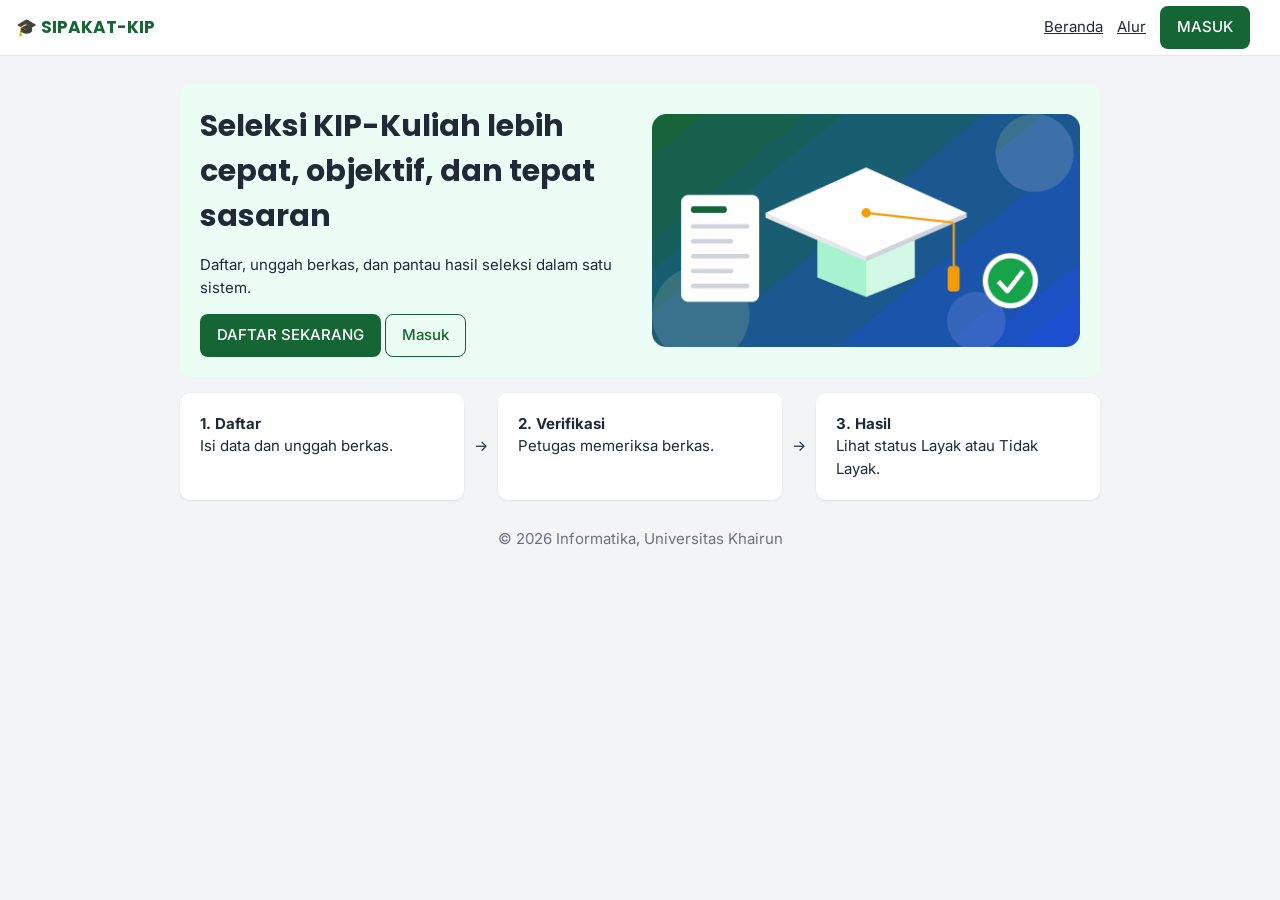
<file: index.html>
<!DOCTYPE html>
<html lang="id">
  <head>
    <meta charset="utf-8"/>
    <meta content="width=device-width, initial-scale=1, viewport-fit=cover" name="viewport"/>
    <title>SIPAKAT-KIP</title>
    <link href="https://fonts.googleapis.com/css2?family=Inter:wght@400;500;600&amp;family=Poppins:wght@500;600;700&amp;display=swap" rel="stylesheet"/>
    <link href="css/base.css" rel="stylesheet"/>
    <link href="css/components.css" rel="stylesheet"/>
    <link href="css/topbar.css" rel="stylesheet"/>
    <link href="css/landing.css" rel="stylesheet"/>
  </head>
  <body>
    <div class="top">
      <h2>🎓 SIPAKAT-KIP</h2>
      <div class="nav-links"><a href="index.html">Beranda</a><a href="#alur">Alur</a><a class="btn-link" href="login.html"><button class="p" type="button">MASUK</button></a></div>
    </div>
    <div class="land-wrap">
      <div class="hero hero-row">
        <div class="hero-text"><h1>Seleksi KIP-Kuliah lebih cepat, objektif, dan tepat sasaran</h1><p>Daftar, unggah berkas, dan pantau hasil seleksi dalam satu sistem.</p><a href="login.html?daftar=1"><button class="p" type="button">DAFTAR SEKARANG</button></a> <a href="login.html"><button class="o" type="button">Masuk</button></a></div>
        <img class="hero-img" alt="Ilustrasi topi toga, dokumen, dan tanda centang" src="assets/ilustrasi-landing.png"/>
      </div>
      <div class="flow" id="alur">
        <div class="card"><b>1. Daftar</b><br/>Isi data dan unggah berkas.</div><span class="arr">→</span>
        <div class="card"><b>2. Verifikasi</b><br/>Petugas memeriksa berkas.</div><span class="arr">→</span>
        <div class="card"><b>3. Hasil</b><br/>Lihat status Layak atau Tidak Layak.</div>
      </div>
      <p class="land-foot">© 2026 Informatika, Universitas Khairun</p>
    </div>
  </body>
</html>
</file>
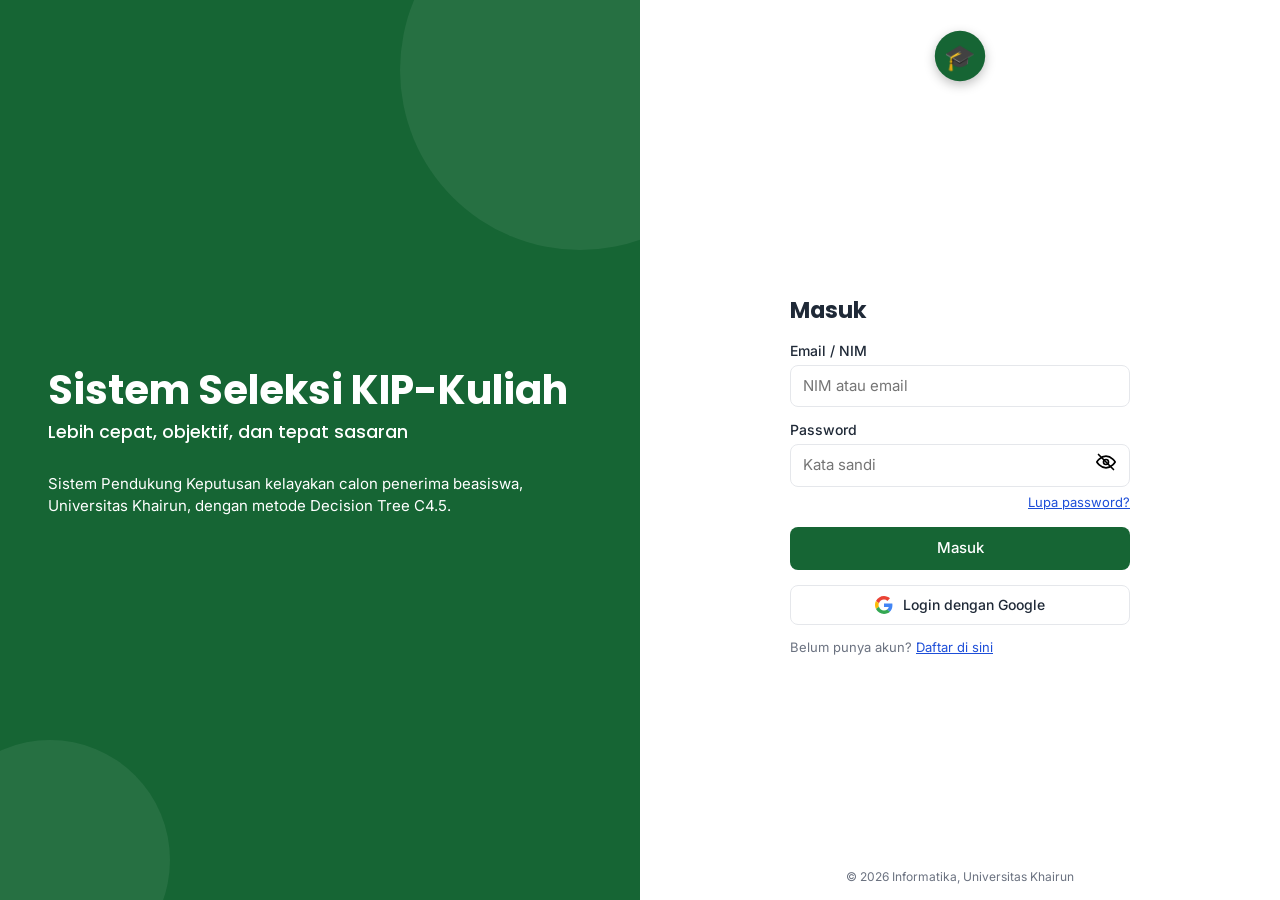
<file: app.html>
<!DOCTYPE html>
<html lang="id">
  <head>
    <meta charset="utf-8"/>
    <meta content="width=device-width, initial-scale=1, viewport-fit=cover" name="viewport"/>
    <title>SIPAKAT-KIP</title>
    <link href="https://fonts.googleapis.com/css2?family=Inter:wght@400;500;600&amp;family=Poppins:wght@500;600;700&amp;display=swap" rel="stylesheet"/>
    <link href="css/base.css" rel="stylesheet"/>
    <link href="css/components.css" rel="stylesheet"/>
    <link href="css/topbar.css" rel="stylesheet"/>
    <link href="css/layout.css" rel="stylesheet"/>
    <link href="css/modal.css" rel="stylesheet"/>
    <link href="css/kontras.css?v=20261124c" rel="stylesheet"/>
    <link href="css/animasi.css?v=20261124c" rel="stylesheet"/>
  </head>
  <body>
    <div id="app">
      <header class="top">
        <div><button aria-label="Menu" class="s" id="burger" onclick="tg()">≡</button> <h2 style="display:inline">SIPAKAT-KIP</h2><small class="sub">Sistem Seleksi KIP-Kuliah</small></div>
        <div><span style="position:relative"><button aria-label="Notifikasi" class="s" id="bell" onclick="bell()">🔔<span class="dot"></span></button><div id="bdd"></div></span> <span style="position:relative"><button class="s" onclick="pmenu()">👤 <span id="who" style="display:inline-block;max-width:34vw;overflow:hidden;text-overflow:ellipsis;white-space:nowrap;vertical-align:bottom"></span> ▾</button><div id="pdd"><a onclick="goP()">Profil</a><a onclick="logout()">Keluar</a></div></span></div>
      </header>
      <div class="wrap">
        <nav class="side" id="nav"></nav>
        <main id="main"></main>
      </div>
    </div>
    <div id="toast" role="status"></div>
    <div id="set" onclick="if(event.target==this)closeSet()">
      <div aria-label="Pengaturan tampilan" class="bx2" role="dialog"><h3>⚙ Pengaturan tampilan</h3><label>Tema</label><div class="sg"><button onclick="setT(0)">Terang</button><button onclick="setT(1)">Gelap</button><button onclick="setT(2)">Otomatis</button></div><label>Ukuran teks</label><div class="sg"><button onclick="setS(0)">Kecil</button><button onclick="setS(1)">Sedang</button><button onclick="setS(2)">Besar</button></div><label>Warna tema</label><div class="sg"><button onclick="setC(0)">Hijau</button><button onclick="setC(1)">Biru</button><button onclick="setC(2)">Abu</button></div><p style="display:flex;gap:8px;justify-content:space-between;margin-top:18px"><button class="o" onclick="rs()">Atur ulang</button><button class="p" onclick="closeSet()">Tutup</button></p></div>
    </div>
    <div id="um" onclick="if(event.target==this)closeU()">
      <div aria-label="Tambah pengguna" class="bx2" role="dialog"><div class="bar" style="margin-bottom:0"><h3>Tambah pengguna</h3><button aria-label="Tutup" class="s" onclick="closeU()" style="padding:4px 10px">✕</button></div><label>Nama lengkap</label><input id="un"/><label>Email (dipakai untuk login)</label><input id="ue" type="email"/><label>Role</label><select id="ur"><option>Petugas Seleksi</option><option>Admin</option></select><label>Password sementara</label><div style="display:flex;gap:6px"><input id="up"/><button class="s" onclick="genP()" style="white-space:nowrap" type="button">Buat otomatis</button></div><small>Minimal 8 karakter. Pengguna wajib menggantinya saat login pertama.</small><label style="display:flex;align-items:center;gap:8px;margin-top:12px"><input checked="" id="ua" style="width:auto" type="checkbox"/> Akun aktif</label><div class="note" id="uerr" style="display:none;margin-top:10px"></div><p style="display:flex;gap:8px;justify-content:space-between;margin-top:16px"><button class="o" onclick="closeU()">Batal</button><button class="p" onclick="saveU()">Simpan</button></p></div>
    </div>
    <div id="mm" onclick="if(event.target==this)closeM()">
      <div aria-modal="true" class="bx2" id="mc" role="dialog"></div>
    </div>
    <script src="js/data.js?v=20261124c"></script>
    <script src="js/helpers.js?v=20261124c"></script>
    <script src="js/validasi.js?v=20261124c"></script>
    <script src="js/modal.js?v=20261124c"></script>
    <script src="js/layout.js?v=20261124c"></script>
    <script src="js/auth.js?v=20261124c"></script>
    <script src="js/pages-shared.js?v=20261124c"></script>
    <script src="js/pages-mahasiswa.js?v=20261124c"></script>
    <script src="js/pages-admin.js?v=20261124c"></script>
    <script src="js/pages-petugas.js?v=20261124c"></script>
    <script src="js/pages-extra.js?v=20261124c"></script>
    <script src="js/storage.js?v=20261124c"></script>
    <script src="js/api.js?v=20261124c"></script>
    <script src="js/auth-api.js?v=20261124c"></script>
    <script src="js/profil-api.js?v=20261124c"></script>
    <script src="js/alur-api.js?v=20261124c"></script>
    <script src="js/admin-api.js?v=20261124c"></script>
    <script src="js/animasi.js?v=20261124c"></script>
    <script src="js/main.js?v=20261124c"></script>
  </body>
</html>
</file>
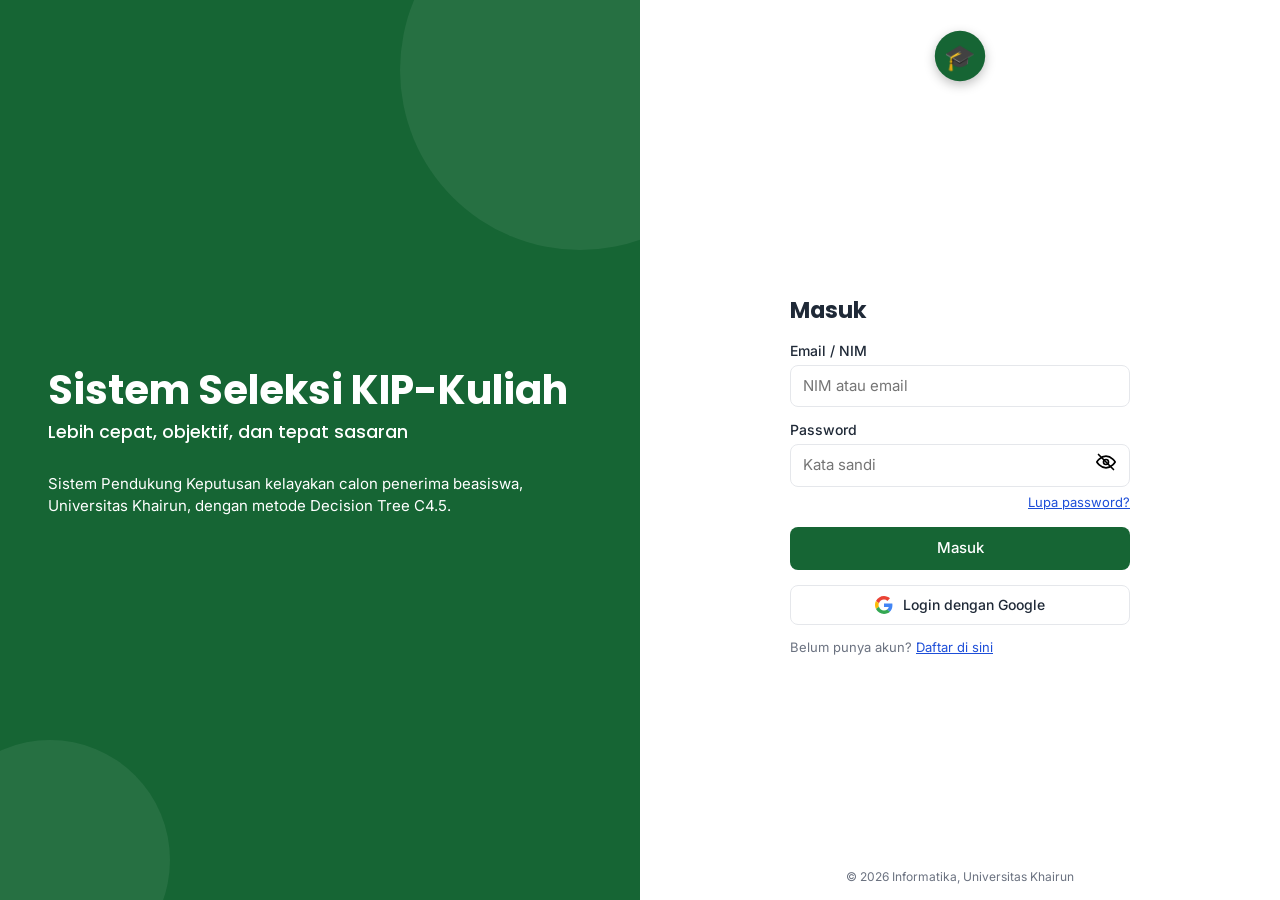
<file: login.html>
<!DOCTYPE html>
<html lang="id">
  <head>
    <meta charset="utf-8"/>
    <meta content="width=device-width, initial-scale=1, viewport-fit=cover" name="viewport"/>
    <title>Masuk · SIPAKAT-KIP</title>
    <link href="https://fonts.googleapis.com/css2?family=Inter:wght@400;500;600&amp;family=Poppins:wght@500;600;700&amp;display=swap" rel="stylesheet"/>
    <link href="css/base.css" rel="stylesheet"/>
    <link href="css/components.css" rel="stylesheet"/>
    <link href="css/auth.css" rel="stylesheet"/>
    <link href="css/animasi.css?v=20261124c" rel="stylesheet"/>
    <link href="css/animasi-login.css?v=20261124c" rel="stylesheet"/>
  </head>
  <body>
    <section id="login">
      <div class="l">
        <h1>Sistem Seleksi KIP-Kuliah</h1>
        <h3 style="font-weight:500;margin:6px 0 12px">Lebih cepat, objektif, dan tepat sasaran</h3>
        <p>Sistem Pendukung Keputusan kelayakan calon penerima beasiswa, Universitas Khairun, dengan metode Decision Tree C4.5.</p>
      </div>
      <div class="r">
        <div aria-hidden="true" id="lgo">🎓</div>
        <div id="lw">
          <form id="lf" onsubmit="return enter(event)">
<h2>Masuk</h2>
<div class="roles" id="roles" style="display:none"></div>
<label for="em">Email / NIM</label><input autocomplete="username" id="em" placeholder="NIM atau email"/>
<label for="pw">Password</label><div style="position:relative"><input id="pw" placeholder="Kata sandi" type="password"/><button aria-label="Tampilkan password" class="eye" onclick="eye()" type="button"><svg class="ey-on" style="display:none" width="20" height="20" viewBox="0 0 24 24" fill="none" stroke="currentColor" stroke-width="2" stroke-linecap="round" stroke-linejoin="round"><path d="M1 12s4-7 11-7 11 7 11 7-4 7-11 7S1 12 1 12z"/><circle cx="12" cy="12" r="3"/></svg><svg class="ey-off" width="20" height="20" viewBox="0 0 24 24" fill="none" stroke="currentColor" stroke-width="2" stroke-linecap="round" stroke-linejoin="round"><path d="M1 12s4-7 11-7 11 7 11 7-4 7-11 7S1 12 1 12z"/><circle cx="12" cy="12" r="3"/><line x1="3" y1="3" x2="21" y2="21"/></svg></button></div><p style="text-align:right;margin:6px 0 0;font-size:13px"><a href="#" onclick="showForgot();return false" style="color:var(--b)">Lupa password?</a></p>
<div class="note" id="er" style="display:none;margin:8px 0"></div><p><button class="p" style="width:100%">Masuk</button></p><div style="position:relative;width:100%;max-width:360px;height:40px;margin:12px auto"><div style="position:absolute;inset:0;display:flex;align-items:center;justify-content:center;gap:10px;border:1px solid var(--line,#dadce0);border-radius:8px;background:var(--card,#fff);color:var(--tx,#3c4043);font:500 14px Inter,sans-serif;pointer-events:none"><svg width="18" height="18" viewBox="0 0 48 48"><path fill="#EA4335" d="M24 9.5c3.5 0 6.6 1.2 9.1 3.6l6.8-6.8C35.8 2.4 30.3 0 24 0 14.6 0 6.5 5.4 2.6 13.2l7.9 6.1C12.4 13.6 17.7 9.5 24 9.5z"/><path fill="#4285F4" d="M46.5 24.5c0-1.6-.1-3.1-.4-4.5H24v9h12.7c-.6 3-2.3 5.5-4.8 7.2l7.6 5.9c4.4-4.1 7-10.1 7-17.6z"/><path fill="#FBBC05" d="M10.5 28.7A14.5 14.5 0 0 1 9.5 24c0-1.6.3-3.2.8-4.7l-7.9-6.1A24 24 0 0 0 0 24c0 3.9.9 7.5 2.6 10.8l7.9-6.1z"/><path fill="#34A853" d="M24 48c6.5 0 11.9-2.1 15.9-5.8l-7.6-5.9c-2.1 1.4-4.9 2.3-8.3 2.3-6.3 0-11.6-4.1-13.5-9.8l-7.9 6.1C6.5 42.6 14.6 48 24 48z"/></svg>Login dengan Google</div><div id="gbtn" style="position:absolute;inset:0;opacity:0;overflow:hidden;cursor:pointer"></div></div>
<p style="font-size:13px;color:var(--mut)">Belum punya akun? <a href="#" onclick="showLogin(1);return false" style="color:var(--b)">Daftar di sini</a></p>
</form>
          <form id="rg" onsubmit="return reg(event)" style="display:none;width:100%;max-width:340px"><h2>Daftar akun</h2><label>Nama lengkap</label><input id="r1"/><div class="two"><div><label>NIM</label><input id="r2" inputmode="numeric"/></div><div><label>Program studi</label><select id="r3"><option>Informatika</option><option>Teknik Sipil</option></select></div></div><label>Email</label><input id="r4" type="email"/><div class="two"><div><label>Password</label><input id="r5" type="password"/></div><div><label>Konfirmasi password</label><input id="r6" type="password"/></div></div><div class="note" id="rer" style="display:none;margin:8px 0"></div><p><button class="p" style="width:100%">Daftar</button></p><p style="font-size:13px">Sudah punya akun? <a href="#" onclick="showLogin(0);return false" style="color:var(--b)">Masuk</a></p></form>
          <form id="fg" style="display:none" onsubmit="return false">
            <h2>Lupa password</h2>
            <div id="fs1"><p>Masukkan email atau NIM akun Anda. Kode verifikasi dikirim ke email terdaftar.</p><label>Email / NIM</label><input id="fe"/><p><button class="p" onclick="sendK()" style="width:100%" type="button">Kirim kode</button></p></div>
            <div id="fs2" style="display:none"><p>Kode 6 digit dikirim ke email terdaftar pada akun Anda, berlaku 10 menit. Cek juga folder Spam.</p><label>Kode verifikasi</label><input id="fc" inputmode="numeric" maxlength="6"/><p><button class="p" onclick="fcheck()" style="width:100%" type="button">Verifikasi</button></p><p style="font-size:13px"><a href="#" onclick='toast("Kode dikirim ulang");return false' style="color:var(--b)">Kirim ulang kode</a></p></div>
            <div id="fs3" style="display:none"><label>Password baru</label><input id="fp1" type="password"/><label>Konfirmasi password</label><input id="fp2" type="password"/><p><button class="p" onclick="fdone()" style="width:100%" type="button">Simpan password</button></p></div>
            <div class="note" id="fm" style="display:none;margin:8px 0"></div>
            <p style="font-size:13px"><a href="#" onclick="showLogin(0);return false" style="color:var(--b)">← Kembali ke Login</a></p>
          </form>
        </div>
        <div class="ft2">© 2026 Informatika, Universitas Khairun</div>
      </div>
    </section>
    <div id="toast" role="status"></div>
    <script src="js/data.js"></script>
    <script src="js/helpers.js"></script>
    <script src="js/validasi.js"></script>
    <script src="js/auth.js"></script>
    <script src="js/pages-extra.js"></script>
    <script src="js/storage.js"></script>
    <script src="js/api.js"></script>
    <script src="js/auth-api.js"></script>
    <script src="js/main.js"></script>
<script>
// Tombol mata: password tersembunyi = mata dicoret; password terlihat = mata biasa.
function eye(){
  var p=document.getElementById('pw'),b=document.querySelector('.eye'),t=p.type=='password';
  p.type=t?'text':'password';
  b.querySelector('.ey-on').style.display=t?'':'none';
  b.querySelector('.ey-off').style.display=t?'none':'';
  b.setAttribute('aria-label',t?'Sembunyikan password':'Tampilkan password');
}
</script>

    <script src="https://accounts.google.com/gsi/client" async defer></script>
  </body>
</html>
</file>
<file: css/base.css>
/* Dasar: warna/tema, reset, tombol, isian formulir */
/* SIPAKAT-KIP: gaya seluruh halaman. Warna utama hijau #166534. Mendukung mode terang/gelap. */

:root{--g:#166534;--g2:#14532d;--gl:#ecfdf5;--b:#1d4ed8;--bg:#f3f4f6;--card:#fff;--tx:#1f2937;--mut:#6b7280;--line:#e5e7eb;--ok:#16a34a;--no:#dc2626;--wait:#f59e0b;--fix:#ea580c;--ver:#2563eb;box-sizing:border-box;padding-top:env(safe-area-inset-top,0px);padding-bottom:env(safe-area-inset-bottom,0px)}
@media (prefers-color-scheme:dark){:root:not([data-theme="light"]){--bg:#0f172a;--card:#1e293b;--tx:#e5e7eb;--mut:#94a3b8;--line:#334155;--gl:#14301f;--b:#60a5fa}}
:root[data-theme="dark"]{--bg:#0f172a;--card:#1e293b;--tx:#e5e7eb;--mut:#94a3b8;--line:#334155;--gl:#14301f;--b:#60a5fa}
html{scroll-padding-top:env(safe-area-inset-top,0px)}
*{box-sizing:border-box}
body{margin:0;font:15px/1.5 Inter,system-ui,sans-serif;background:var(--bg);color:var(--tx)}
h1,h2,h3{font-family:Poppins,sans-serif;margin:0}
button{font:inherit;cursor:pointer;border-radius:8px;padding:9px 16px;border:1px solid transparent;font-weight:500}
button:focus-visible,select:focus-visible,input:focus-visible{outline:2px solid var(--b);outline-offset:2px}
.p{background:var(--g);color:#fff}.p:hover{background:var(--g2)}
.o{background:transparent;border-color:var(--g);color:var(--g)}
:root[data-theme="dark"] .o{color:#86efac;border-color:#86efac}@media (prefers-color-scheme:dark){:root:not([data-theme="light"]) .o{color:#86efac;border-color:#86efac}}
.s{background:transparent;border-color:var(--b);color:var(--b)}
.w{background:var(--fix);color:#fff}
.d{background:var(--no);color:#fff;padding:5px 10px}
input,select,textarea{width:100%;padding:9px 12px;border:1px solid var(--line);border-radius:8px;background:var(--card);color:var(--tx);font:inherit}
label{display:block;font-weight:500;margin:12px 0 4px;font-size:14px}
.eye{position:absolute;right:6px;top:4px;background:none;border:0;padding:4px 8px}
.two{display:grid;grid-template-columns:1fr 1fr;gap:10px}
button:disabled{opacity:.5;cursor:not-allowed}
</file>
<file: css/components.css>
/* Komponen umum: kartu, grid, badge, tabel, langkah, tab, catatan, toast, pager */
.card{background:var(--card);border-radius:10px;padding:20px;box-shadow:0 1px 3px rgba(0,0,0,.08);margin-bottom:16px}
.grid{display:grid;gap:16px;grid-template-columns:repeat(auto-fit,minmax(190px,1fr))}
.grid .card{margin:0}
.stat b{display:block;font:700 28px Poppins;color:var(--g)}.stat span{color:var(--mut);font-size:13px}
.badge{display:inline-block;padding:2px 10px;border-radius:99px;color:#fff;font-size:12px;font-weight:600}
.b-wait{background:var(--wait)}.b-fix{background:var(--fix)}.b-ver{background:var(--ver)}.b-ok{background:var(--ok)}.b-no{background:var(--no)}
.scroll{overflow-x:auto}
table{width:100%;border-collapse:collapse;font-size:14px}
th,td{text-align:left;padding:10px 12px;border-bottom:1px solid var(--line);white-space:nowrap}
th{background:var(--bg);color:var(--mut);font-weight:600}
.bar{display:flex;justify-content:space-between;align-items:center;gap:8px;flex-wrap:wrap;margin-bottom:14px}
.steps{display:flex;gap:8px;margin-bottom:12px;flex-wrap:wrap}
.steps span{padding:6px 14px;border-radius:99px;background:var(--bg);color:var(--mut);font-size:13px}.steps .on{background:var(--g);color:#fff}
.tl{list-style:none;padding:0;margin:0;border-left:3px solid var(--line)}
.tl li{padding:0 0 18px 18px;position:relative}.tl li:before{content:"";position:absolute;left:-9px;top:4px;width:15px;height:15px;border-radius:50%;background:var(--line)}
.tl li.done:before{background:var(--ok)}
.tabs{display:flex;gap:4px;border-bottom:1px solid var(--line);margin-bottom:14px}
.tabs button{background:none;border-radius:8px 8px 0 0;color:var(--mut)}.tabs .on{color:var(--g);border-bottom:3px solid var(--g);font-weight:600}
.tree{font:13px/1.8 ui-monospace,monospace;background:var(--bg);padding:14px;border-radius:8px;overflow-x:auto;white-space:pre}
.note{background:#fff7ed;color:#9a3412;border-left:4px solid var(--fix);padding:10px 14px;border-radius:6px}
#toast{position:fixed;bottom:calc(20px + env(safe-area-inset-bottom,0px));left:50%;transform:translateX(-50%);background:var(--tx);color:var(--bg);padding:10px 18px;border-radius:8px;display:none;z-index:9}
.info{background:var(--gl);border-left:4px solid var(--g);padding:10px 14px;border-radius:6px;margin-bottom:16px;font-size:14px}
.st{background:var(--card);border-radius:10px;padding:16px;box-shadow:0 1px 3px rgba(0,0,0,.08)}.st.lock{border:2px dashed var(--line);box-shadow:none}.st p{margin:8px 0;font-size:13px;color:var(--mut)}
.two2{display:grid;grid-template-columns:1fr 1fr;gap:16px;margin-bottom:16px}@media(max-width:760px){.two2{grid-template-columns:1fr}}
.tg{display:inline-block;width:42px;height:22px;border-radius:11px;background:var(--mut);position:relative;vertical-align:middle;margin-right:6px}.tg:after{content:"";position:absolute;top:2px;left:2px;width:18px;height:18px;border-radius:50%;background:#fff}.tg.on{background:var(--ok)}.tg.on:after{left:22px}
.pg a{cursor:pointer;padding:2px 7px;border-radius:6px}.pg a:hover{background:var(--g);color:#fff}
</file>
<file: css/topbar.css>
/* Bilah atas (judul, lonceng, menu profil, dropdown) */
.top{position:sticky;top:env(safe-area-inset-top,0px);z-index:5;background:var(--card);border-bottom:1px solid var(--line);height:56px;display:flex;align-items:center;justify-content:space-between;padding:0 16px}
.top h2{font-size:17px;color:var(--g)}
:root[data-theme="dark"] .top h2{color:#86efac}
.sub{color:var(--mut);margin-left:8px;font-size:12px}
#bell{position:relative}.dot{position:absolute;top:2px;right:4px;width:8px;height:8px;border-radius:50%;background:var(--no)}
#pdd{display:none;position:absolute;right:0;top:100%;margin-top:6px;background:var(--card);border:1px solid var(--line);border-radius:8px;min-width:140px;z-index:6;box-shadow:0 4px 12px rgba(0,0,0,.15)}#pdd.on{display:block}#pdd a{display:block;padding:9px 14px;cursor:pointer;color:var(--tx)}#pdd a:hover{background:var(--bg)}
#bdd{display:none;position:absolute;right:0;top:100%;margin-top:6px;width:300px;background:var(--card);border:1px solid var(--line);border-radius:8px;z-index:6;box-shadow:0 4px 12px rgba(0,0,0,.15)}#bdd.on{display:block}#bdd div{padding:10px 14px;border-bottom:1px solid var(--line);font-size:14px;text-align:left}#bdd a{display:block;padding:10px 14px;text-align:center;color:var(--b);cursor:pointer}
</file>
<file: css/landing.css>
/* Halaman depan (landing page) */
.hero{padding:20px;background:var(--gl);border-radius:10px;margin-bottom:16px}
.nav-links a{margin-right:14px;color:var(--tx)}
.land-wrap{max-width:960px;margin:auto;padding:28px 20px}
.hero-row{display:flex;gap:24px;align-items:center;flex-wrap:wrap}
.hero-text{flex:1;min-width:260px}.hero-text h1{font-size:30px}
.hero-img{flex:1;min-width:220px;max-width:440px;width:100%;height:auto;border-radius:12px}
.flow{display:flex;gap:10px;flex-wrap:wrap}.flow .card{flex:1;margin:0}.flow .arr{align-self:center}
.land-foot{text-align:center;color:var(--mut);margin-top:28px}
</file>
<file: css/layout.css>
/* Kerangka aplikasi: sidebar, area utama, footer */
/* shell */
#app{display:none;min-height:100vh}
.wrap{display:flex;min-height:calc(100vh - 56px)}
.side{width:230px;background:var(--g);padding:16px 10px;flex-shrink:0}
.side a{display:block;color:#d1fae5;padding:10px 14px;border-radius:8px;cursor:pointer;margin-bottom:2px}
.side a:hover{background:rgba(255,255,255,.1)}
.side a.on{background:rgba(255,255,255,.2);color:#fff;font-weight:600}
main{flex:1;padding:24px;min-width:0}
main h1{font-size:22px}.crumb{color:var(--mut);font-size:13px;margin:2px 0 18px}
#burger{display:none}
@media(max-width:760px){.side{position:fixed;top:calc(56px + env(safe-area-inset-top,0px));bottom:0;left:-240px;z-index:4;transition:left .2s}.side.open{left:0}#burger{display:inline-block}}
.side{display:flex;flex-direction:column}
.gear{margin-top:auto;align-self:flex-start;width:36px;height:36px;padding:0;border-radius:50%;background:rgba(255,255,255,.15);color:#fff;font-size:18px}.gear:hover{background:rgba(255,255,255,.3)}
#burger{display:inline-block}.side.hide{display:none}
main{display:flex;flex-direction:column}.ft{margin-top:auto;padding-top:28px;text-align:center;color:var(--mut);font-size:12px}.ft span{display:block;border-top:1px solid var(--line);padding-top:14px}
</file>
<file: css/modal.css>
/* Jendela pengaturan tampilan dan modal */
#set{position:fixed;inset:0;background:rgba(0,0,0,.45);display:none;align-items:center;justify-content:center;z-index:20}
.bx2{background:var(--card);border-radius:12px;padding:20px;width:min(380px,92vw)}
.sg{display:flex;gap:6px}.sg button{flex:1;background:var(--bg);color:var(--tx);border-color:var(--line);padding:8px 4px}
#um,#mm{position:fixed;inset:0;background:rgba(0,0,0,.45);display:none;align-items:center;justify-content:center;z-index:20}
#mm{overflow:auto}
#mc{max-height:92vh;overflow:auto}
</file>
<file: css/kontras.css>
/* kontras.css : memperjelas tulisan di semua tema (terang, gelap) dan semua warna utama (hijau, biru, abu-abu).
   Dimuat PALING AKHIR di app.html supaya aturannya menang atas base.css dan components.css.
   Ide utamanya: warna utama --g dipakai sebagai LATAR (tombol, sidebar). Untuk TULISAN dipakai --gt,
   yang di mode gelap dibuat terang agar terbaca di atas latar hitam. */

/* ---- Mode terang (dan bawaan) ---- */
:root{--gt:var(--g)}
:root[data-warna="1"]{--gl:#eff6ff}
:root[data-warna="2"]{--gl:#f3f4f6}
:root[data-warna="1"] .side a:not(.on),:root[data-warna="2"] .side a:not(.on){color:#e5e7eb}

/* Teks aksen memakai --gt, bukan --g */
.stat b,.top h2,.tabs .on{color:var(--gt)}
.tabs .on{border-bottom-color:var(--gt)}

/* Label status (badge): teks gelap di atas kuning, warna lain digelapkan supaya teks putih terbaca */
/* Penyebab badge "Belum dikirim" pudar: aturan .stat span (warna abu) mengalahkan warna putih .badge. Dipertegas di sini. */
.badge,.stat span.badge{color:#fff}
.b-wait,.stat span.b-wait{background:#fbbf24;color:#1c1100}
.b-fix{background:#c2410c}
.b-ok{background:#15803d}

/* ---- Mode gelap: latar hitam pekat ---- */
:root[data-theme="dark"]{--bg:#000;--card:#0b0b0b;--tx:#f5f5f5;--mut:#a8a8a8;--line:#2b2b2b;--b:#7cb7ff;--gt:#4ade80;--gl:#04210f}
:root[data-theme="dark"]{--gt:#4ade80;--gl:#04210f}
:root[data-theme="dark"][data-warna="1"]{--gt:#93c5fd;--gl:#0a1633}
:root[data-theme="dark"][data-warna="2"]{--gt:#e5e7eb;--gl:#171717}
:root[data-theme="dark"] .card{border:1px solid var(--line);box-shadow:none}
:root[data-theme="dark"] .side a{color:#e5e7eb}
@media (prefers-color-scheme:dark){
:root:not([data-theme="light"]){--bg:#000;--card:#0b0b0b;--tx:#f5f5f5;--mut:#a8a8a8;--line:#2b2b2b;--b:#7cb7ff;--gt:#4ade80;--gl:#04210f}
:root:not([data-theme="light"]){--gt:#4ade80;--gl:#04210f}
:root:not([data-theme="light"])[data-warna="1"]{--gt:#93c5fd;--gl:#0a1633}
:root:not([data-theme="light"])[data-warna="2"]{--gt:#e5e7eb;--gl:#171717}
:root:not([data-theme="light"]) .card{border:1px solid var(--line);box-shadow:none}
:root:not([data-theme="light"]) .side a{color:#e5e7eb}
}

/* Tombol di mode gelap: tulisan putih tetap kontras di atas warna utama; tombol garis memakai warna terang */
:root[data-theme="dark"] .o{color:var(--gt);border-color:var(--gt)}
:root[data-theme="dark"] .top h2{color:var(--gt)}
@media (prefers-color-scheme:dark){:root:not([data-theme="light"]) .o{color:var(--gt);border-color:var(--gt)}:root:not([data-theme="light"]) .top h2{color:var(--gt)}}

/* Nama periode aktif di Dashboard: warna tulisan biasa (putih di mode gelap, gelap di mode terang) supaya paling jelas di semua tema */
.stat b.per-nama{color:var(--tx)}
</file>
<file: css/animasi.css>
/* animasi.css : gerak halus supaya tampilan terasa hidup. Hanya memakai CSS (transform dan opacity), jadi ringan.
   Semua animasi dimatikan otomatis kalau perangkat diatur "kurangi gerakan" (lihat bagian paling bawah). */

@keyframes naik   { from { opacity: 0; transform: translateY(14px) } to { opacity: 1; transform: none } }
@keyframes muncul { from { opacity: 0; transform: scale(.94) }       to { opacity: 1; transform: none } }
@keyframes pop    { 0% { transform: scale(.6); opacity: 0 } 70% { transform: scale(1.08) } 100% { transform: scale(1); opacity: 1 } }
@keyframes geser  { from { opacity: 0; transform: translateX(-10px) } to { opacity: 1; transform: none } }
@keyframes turun  { from { opacity: 0; transform: translateY(-10px) } to { opacity: 1; transform: none } }
@keyframes denyut { 0%, 100% { box-shadow: 0 0 0 0 rgba(251,191,36,.55) } 50% { box-shadow: 0 0 0 7px rgba(251,191,36,0) } }

/* 1) Isi halaman muncul dari bawah, berurutan (judul, kotak info, lalu kartu).
      "backwards" artinya animasi hanya mengatur kondisi awal; hover tetap bisa mengubah transform sesudahnya. */
main > :not(.grid):not(.flow):not(.ft) { animation: naik .45s ease backwards }
main > :nth-child(2) { animation-delay: .05s }
main > :nth-child(3) { animation-delay: .1s }
main > :nth-child(4) { animation-delay: .15s }
main > :nth-child(n+5) { animation-delay: .2s }

/* 2) Kartu di dalam grid (mis. Status, Periode, tahap 1-4 di Dashboard) muncul satu per satu */
.grid > .card, .flow > .card { animation: muncul .5s cubic-bezier(.2,.8,.2,1) backwards }
.grid > .card:nth-child(1), .flow > .card:nth-child(1) { animation-delay: .10s }
.grid > .card:nth-child(2), .flow > .card:nth-child(2) { animation-delay: .20s }
.grid > .card:nth-child(3), .flow > .card:nth-child(3) { animation-delay: .30s }
.grid > .card:nth-child(4), .flow > .card:nth-child(4) { animation-delay: .40s }
.grid > .card:nth-child(n+5), .flow > .card:nth-child(n+5) { animation-delay: .5s }

/* 3) Kartu terangkat sedikit saat disentuh kursor */
.card { transition: transform .2s ease, box-shadow .2s ease, border-color .2s ease }
.grid > .card:hover, .flow > .card:hover { transform: translateY(-3px); box-shadow: 0 8px 20px rgba(0,0,0,.12) }

/* 4) Label status (Aktif, Belum dikirim, dst.) muncul dengan efek pop */
.badge { animation: pop .45s cubic-bezier(.2,.9,.3,1.3) .35s backwards }

/* 5) Tombol: naik saat disentuh, menekan saat diklik */
button { transition: transform .15s ease, background-color .2s ease, box-shadow .2s ease, filter .2s ease }
button:not(:disabled):hover { transform: translateY(-1px); filter: brightness(1.08) }
button:not(:disabled):active { transform: translateY(0) scale(.97); filter: none }
.eye:hover, .eye:active, .gear:hover { transform: none }

/* 6) Tombol utama pendaftaran berdenyut halus supaya mahasiswa tahu langkah berikutnya */
main > p[style*="margin-top:16px"] > button.p { animation: denyut 2.6s ease-in-out 1.2s 3 }

/* 7) Menu sidebar: bergeser sedikit saat disentuh, dan muncul bergantian saat halaman dibuka */
.side a { transition: background-color .2s ease, padding-left .2s ease, color .2s ease }
.side a:hover { padding-left: 20px }
.side a { animation: geser .4s ease backwards }
.side a:nth-child(1) { animation-delay: .05s } .side a:nth-child(2) { animation-delay: .10s }
.side a:nth-child(3) { animation-delay: .15s } .side a:nth-child(4) { animation-delay: .20s }
.side a:nth-child(5) { animation-delay: .25s } .side a:nth-child(n+6) { animation-delay: .3s }

/* 8) Langkah form pendaftaran (1 Data diri, 2 Data kriteria, 3 Berkas) berpindah dengan lembut */
.steps span { transition: background-color .25s ease, color .25s ease, transform .25s ease }
.steps .on { transform: scale(1.05) }
.steps + .card > * { animation: naik .35s ease backwards }

/* 9) Tabel: baris muncul bergantian, dan menyala saat disentuh */
table tr { transition: background-color .15s ease }
table tr:hover td { background: rgba(127,127,127,.08) }
table tr td { animation: naik .35s ease backwards }
table tr:nth-child(2) td { animation-delay: .05s } table tr:nth-child(3) td { animation-delay: .10s }
table tr:nth-child(4) td { animation-delay: .15s } table tr:nth-child(n+5) td { animation-delay: .2s }

/* 10) Jendela pop-up, pengaturan tampilan, notifikasi, menu profil, dan toast */
#set:not([style*="none"]) { animation: fade .2s ease }
#set .bx2, #mc, #um > *, #mm > * { animation: muncul .25s cubic-bezier(.2,.8,.2,1) }
#bdd.on, #pdd.on, #pdd[style*="block"] { animation: turun .2s ease }
#toast { animation: naik .3s ease }
@keyframes fade { from { opacity: 0 } to { opacity: 1 } }

/* 11) Titik merah lonceng berdenyut */
@keyframes titik { 0%, 100% { transform: scale(1) } 50% { transform: scale(1.35) } }
.dot { animation: titik 1.6s ease-in-out infinite }

/* 12) Garis waktu Status & Hasil: garis tergambar dari atas, titik muncul bergantian, titik selesai ber-pop */
@keyframes garis { from { clip-path: inset(0 -20px 100% -20px) } to { clip-path: inset(0 -20px 0 -20px) } }
.tl { animation: garis .9s ease-out }
.tl li { animation: geser .45s ease backwards }
.tl li:nth-child(1) { animation-delay: .10s } .tl li:nth-child(2) { animation-delay: .35s }
.tl li:nth-child(3) { animation-delay: .60s } .tl li:nth-child(4) { animation-delay: .85s }
.tl li.done:before { animation: pop .5s cubic-bezier(.2,.9,.3,1.3) backwards }
.tl li:nth-child(1).done:before { animation-delay: .15s } .tl li:nth-child(2).done:before { animation-delay: .40s }
.tl li:nth-child(3).done:before { animation-delay: .65s } .tl li:nth-child(4).done:before { animation-delay: .90s }

/* 13) Hasil akhir: DITERIMA membesar lalu bersinar; kuota penuh membesar saja; tidak layak muncul tenang (tanpa perayaan) */
@keyframes kilau { 0%, 100% { text-shadow: 0 0 0 rgba(22,163,74,0) } 50% { text-shadow: 0 0 18px rgba(22,163,74,.55) } }
.hasil-ok { animation: pop .7s cubic-bezier(.2,.9,.3,1.3) .5s backwards, kilau 2.2s ease-in-out 1.3s 3 }
.hasil-kuota { animation: pop .6s cubic-bezier(.2,.9,.3,1.3) .5s backwards }
.hasil-tidak { animation: naik .6s ease .5s backwards }

/* 14) Model C4.5: isi tab muncul halus, pohon keputusan tergambar baris demi baris, tombol "Melatih" berkedip */
.tc { animation: naik .35s ease }
@keyframes baris { from { opacity: 0; transform: translateX(-12px) } to { opacity: 1; transform: none } }
.tree .ln { display: block; animation: baris .35s ease backwards }
@keyframes kedip { 0%, 100% { opacity: 1 } 50% { opacity: .55 } }
.bar button.p:disabled { animation: kedip 1s ease-in-out infinite }

/* 15) Isian formulir menyala halus saat diklik; kotak pesan error bergetar singkat */
input, select, textarea { transition: border-color .2s ease, box-shadow .2s ease }
input:focus, select:focus, textarea:focus { border-color: var(--b); box-shadow: 0 0 0 3px rgba(96,165,250,.28); outline: none }
@keyframes getar { 0%, 100% { transform: translateX(0) } 20% { transform: translateX(-8px) } 40% { transform: translateX(7px) } 60% { transform: translateX(-5px) } 80% { transform: translateX(3px) } }
.note[role="alert"], #er, #fm, #lf > #er, #rg > #er { animation: getar .45s ease !important }

/* Kalau perangkat meminta gerakan dikurangi, semua animasi dan transisi dimatikan */
@media (prefers-reduced-motion: reduce) {
  *, *::before, *::after { animation: none !important; transition: none !important }
}
</file>
<file: css/auth.css>
/* Halaman login, registrasi, lupa password, animasi logo */
/* login */
#login{min-height:100vh;display:grid;grid-template-columns:1fr 1fr}
#login .l{background:var(--g);color:#fff;padding:48px;display:flex;flex-direction:column;justify-content:center}
#login .l h1{font-size:40px;line-height:1.15}
#login .r{display:flex;align-items:center;justify-content:center;padding:32px;background:var(--card)}
#login form{width:100%;max-width:340px}
.roles{display:flex;gap:6px;margin:8px 0}
.roles button{flex:1;padding:8px 4px;background:var(--bg);color:var(--tx);border-color:var(--line);font-size:13px}
.roles button.on{background:var(--g);color:#fff;border-color:var(--g)}
@media(max-width:760px){#login{grid-template-columns:1fr}#login .l{padding:28px}}
#login .r{position:relative;overflow:hidden;padding-top:96px}
#lgo{position:absolute;left:50%;top:50%;width:84px;height:84px;border-radius:50%;background:var(--g);color:#fff;font-size:42px;display:flex;align-items:center;justify-content:center;box-shadow:0 6px 18px rgba(0,0,0,.25);animation:lgo 2.4s ease both}
@keyframes lgo{0%{opacity:0;top:50%;transform:translate(-50%,-50%) rotate(0) scale(1.9)}15%{opacity:1}45%{top:50%;transform:translate(-50%,-50%) rotate(360deg) scale(1.9)}100%{opacity:1;top:56px;transform:translate(-50%,-50%) rotate(360deg) scale(.6)}}
@keyframes up{from{opacity:0;transform:translateY(46px)}to{opacity:1;transform:none}}
#lw{width:100%;max-width:340px}
@media(prefers-reduced-motion:reduce){#lgo,#lf>*,#rg>*{animation:none!important}#lgo{top:56px;transform:translate(-50%,-50%) scale(.6)}}
.ft2{position:absolute;bottom:14px;left:0;right:0;text-align:center;color:var(--mut);font-size:12px}
</file>
<file: css/animasi-login.css>
/* animasi-login.css : animasi tambahan khusus halaman login (selain logo yang sudah ada di auth.css). */
@keyframes dariKiri { from { opacity: 0; transform: translateX(-40px) } to { opacity: 1; transform: none } }
@keyframes mengambang { 0%, 100% { transform: translate(0,0) scale(1) } 50% { transform: translate(24px,-28px) scale(1.08) } }

/* Panel hijau: teks masuk dari kiri berurutan, dua lingkaran lembut melayang di latar */
#login .l { position: relative; overflow: hidden }
#login .l > * { position: relative; z-index: 1; animation: dariKiri .7s cubic-bezier(.2,.8,.2,1) backwards }
#login .l > :nth-child(1) { animation-delay: .15s } #login .l > :nth-child(2) { animation-delay: .3s } #login .l > :nth-child(3) { animation-delay: .45s }
#login .l::before, #login .l::after { content: ""; position: absolute; border-radius: 50%; background: rgba(255,255,255,.07); pointer-events: none }
#login .l::before { width: 360px; height: 360px; right: -120px; top: -110px; animation: mengambang 9s ease-in-out infinite }
#login .l::after  { width: 240px; height: 240px; left: -70px; bottom: -80px; animation: mengambang 11s ease-in-out infinite reverse }

/* Tombol Masuk menyala sedikit saat disentuh */
#login form button.p:not(:disabled):hover { box-shadow: 0 6px 16px rgba(0,0,0,.22) }
</file>
